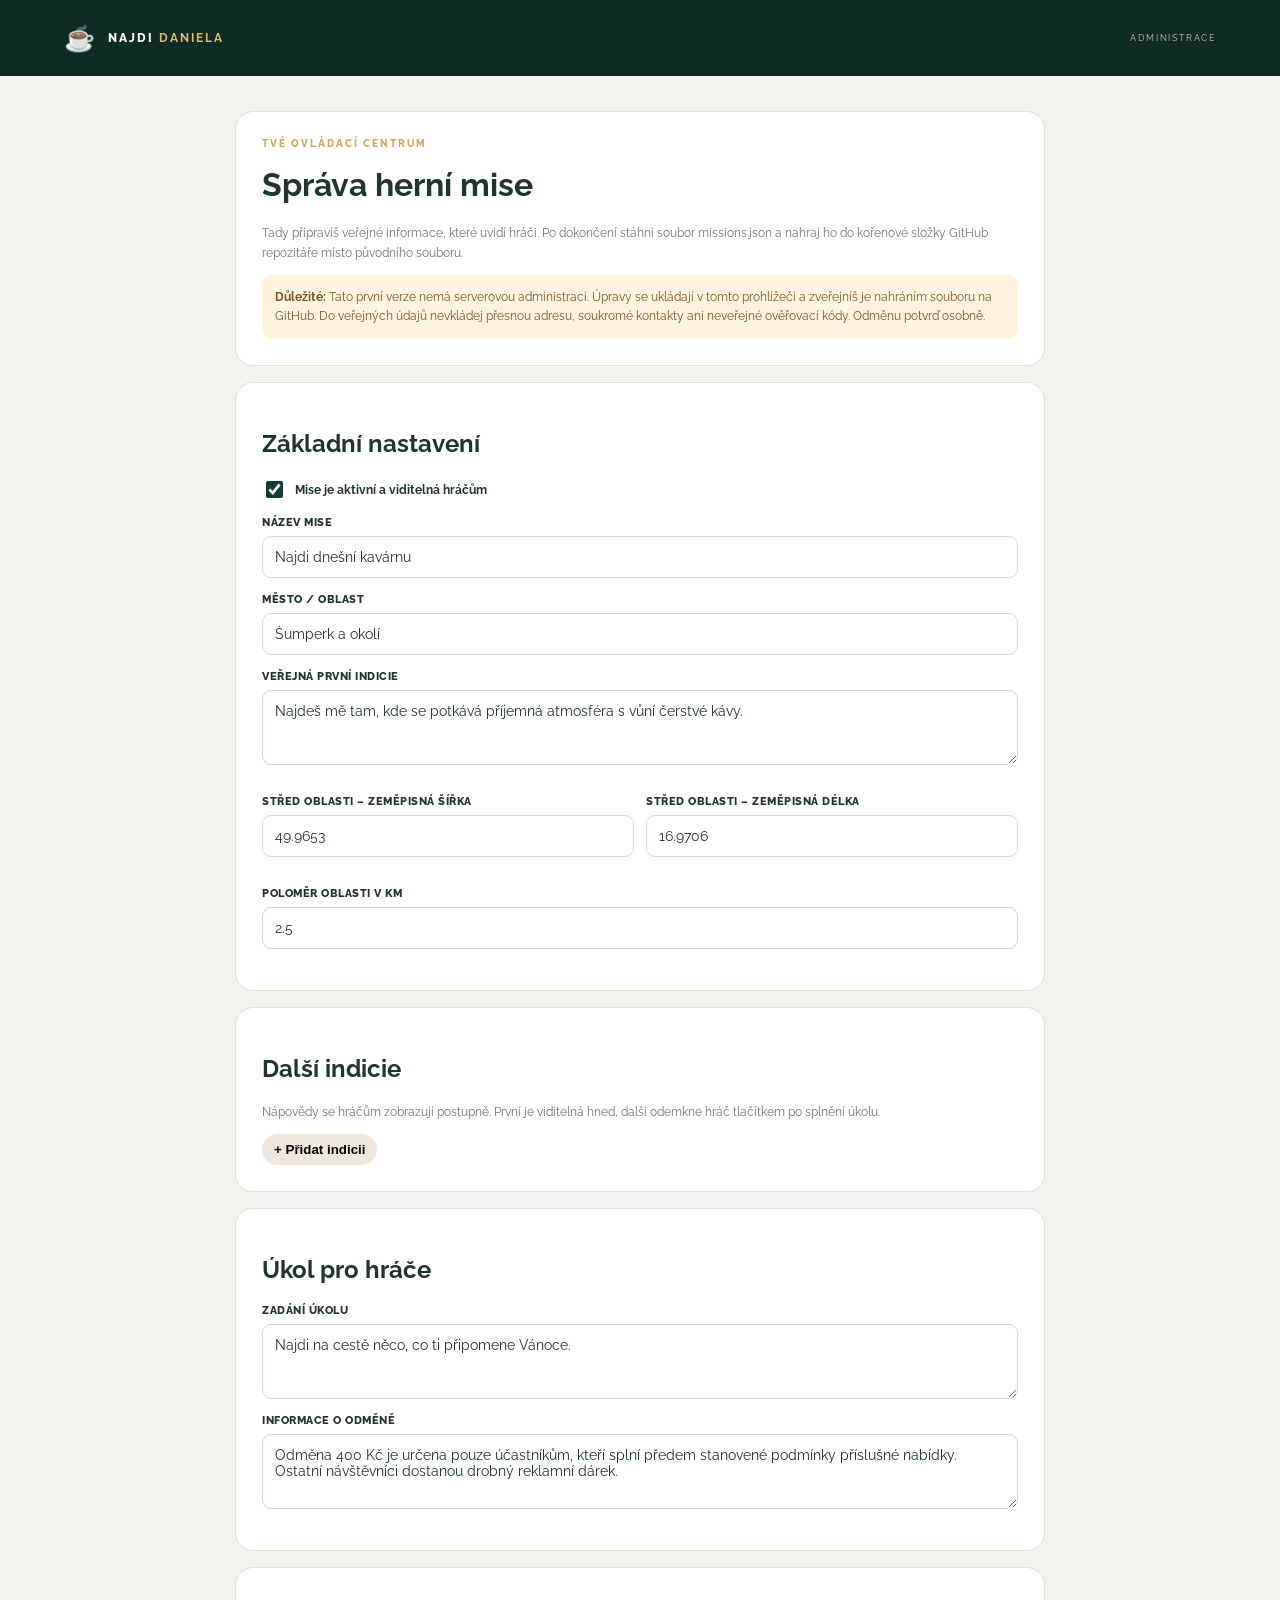
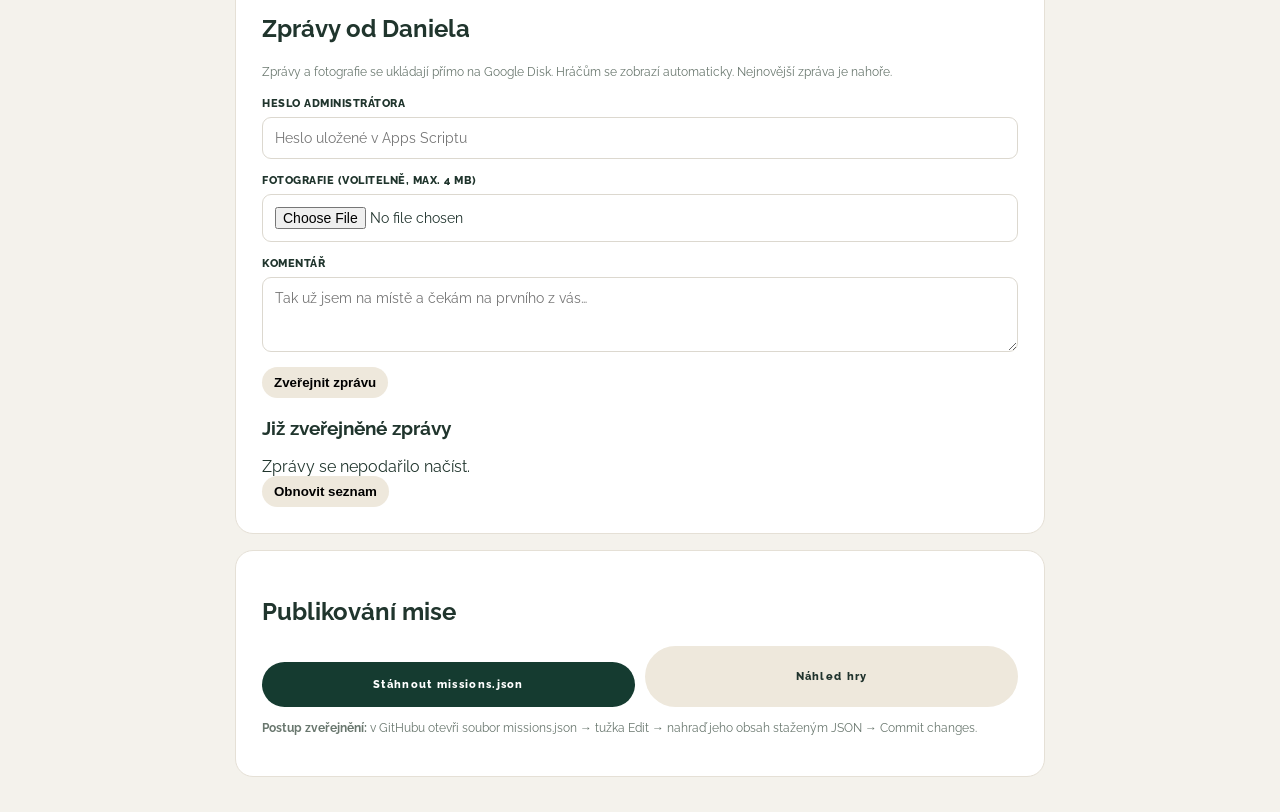
<file: admin.html>
<!doctype html>
<html lang="cs">
<head>
  <meta charset="utf-8"><meta name="viewport" content="width=device-width, initial-scale=1">
  <meta name="theme-color" content="#173d32"><title>Správa hry – Najdi Daniela</title>
  <link rel="stylesheet" href="style.css">
  <style>
    body{background:#f4f2ec}.admin-wrap{max-width:850px;margin:35px auto;padding:0 20px}.admin-card{background:#fff;border:1px solid #e5e0d6;border-radius:18px;padding:26px;margin:16px 0}.admin-card h1{margin-top:0}.field{display:grid;gap:7px;margin:15px 0}.field label{font-size:11px;font-weight:800;letter-spacing:.5px}.field input,.field textarea{width:100%;border:1px solid #dcd8cf;border-radius:9px;padding:12px;font:14px Raleway,Arial,sans-serif;color:#20332d}.field textarea{min-height:75px;resize:vertical}.two{display:grid;grid-template-columns:1fr 1fr;gap:12px}.admin-actions{display:flex;gap:10px;flex-wrap:wrap}.admin-actions button{flex:1;min-width:170px}.hint{font-size:12px;line-height:1.6;color:#69776e}.warning{padding:13px;border-radius:10px;background:#fff4df;color:#765622;font-size:12px;line-height:1.6}.clue-row{border:1px solid #e5e0d6;padding:12px;border-radius:10px;margin:10px 0}.clue-row input{width:100%;padding:9px;margin:5px 0;border:1px solid #ddd;border-radius:7px}.small-btn{border:0;background:#eee8dc;border-radius:20px;padding:8px 12px;font-weight:700;cursor:pointer}.post-row{border:1px solid #e5e0d6;padding:14px;border-radius:12px;margin:12px 0}.post-row input,.post-row textarea{width:100%;padding:10px;margin:6px 0;border:1px solid #ddd;border-radius:8px;font:14px Raleway,Arial,sans-serif}.post-row textarea{min-height:70px}.post-preview{max-width:180px;max-height:120px;object-fit:cover;border-radius:8px;display:block;margin:8px 0}
  </style>
</head>
<body>
<header class="topbar"><a class="brand" href="index.html"><span class="brand-mark">☕</span><span>NAJDI <b>DANIELA</b></span></a><span class="edition">ADMINISTRACE</span></header>
<main class="admin-wrap">
  <div class="admin-card">
    <p class="eyebrow">TVÉ OVLÁDACÍ CENTRUM</p><h1>Správa herní mise</h1>
    <p class="hint">Tady připravíš veřejné informace, které uvidí hráči. Po dokončení stáhni soubor missions.json a nahraj ho do kořenové složky GitHub repozitáře místo původního souboru.</p>
    <div class="warning"><b>Důležité:</b> Tato první verze nemá serverovou administraci. Úpravy se ukládají v tomto prohlížeči a zveřejníš je nahráním souboru na GitHub. Do veřejných údajů nevkládej přesnou adresu, soukromé kontakty ani neveřejné ověřovací kódy. Odměnu potvrď osobně.</div>
  </div>
  <div class="admin-card">
    <h2>Základní nastavení</h2>
    <label class="check-row"><input type="checkbox" id="active" checked><span>Mise je aktivní a viditelná hráčům</span></label>
    <div class="field"><label>NÁZEV MISE</label><input id="title" value="Najdi dnešní kavárnu"></div>
    <div class="field"><label>MĚSTO / OBLAST</label><input id="city" value="Šumperk a okolí"></div>
    <div class="field"><label>VEŘEJNÁ PRVNÍ INDICIE</label><textarea id="publicClue">Najdeš mě tam, kde se potkává příjemná atmosféra s vůní čerstvé kávy.</textarea></div>
    <div class="two">
      <div class="field"><label>STŘED OBLASTI – ZEMĚPISNÁ ŠÍŘKA</label><input id="lat" type="number" step="0.0001" value="49.9653"></div>
      <div class="field"><label>STŘED OBLASTI – ZEMĚPISNÁ DÉLKA</label><input id="lng" type="number" step="0.0001" value="16.9706"></div>
    </div>
    <div class="field"><label>POLOMĚR OBLASTI V KM</label><input id="radius" type="number" min="0.5" max="20" step="0.5" value="2.5"></div>
  </div>
  <div class="admin-card">
    <h2>Další indicie</h2><p class="hint">Nápovědy se hráčům zobrazují postupně. První je viditelná hned, další odemkne hráč tlačítkem po splnění úkolu.</p>
    <div id="clues"></div><button class="small-btn" id="add-clue" type="button">+ Přidat indicii</button>
  </div>
  <div class="admin-card">
    <h2>Úkol pro hráče</h2>
    <div class="field"><label>ZADÁNÍ ÚKOLU</label><textarea id="task">Najdi na cestě něco, co ti připomene Vánoce.</textarea></div>
    <div class="field"><label>INFORMACE O ODMĚNĚ</label><textarea id="reward">Odměna 400 Kč je určena pouze účastníkům, kteří splní předem stanovené podmínky příslušné nabídky. Ostatní návštěvníci dostanou drobný reklamní dárek.</textarea></div>
  </div>
  <div class="admin-card">
    <h2>Zprávy od Daniela</h2>
    <p class="hint">Zprávy a fotografie se ukládají přímo na Google Disk. Hráčům se zobrazí automaticky. Nejnovější zpráva je nahoře.</p>
    <div class="field"><label>HESLO ADMINISTRÁTORA</label><input id="admin-password" type="password" autocomplete="current-password" placeholder="Heslo uložené v Apps Scriptu"></div>
    <div class="field"><label>FOTOGRAFIE (VOLITELNĚ, MAX. 4 MB)</label><input id="admin-photo" type="file" accept="image/*" capture="environment"></div>
    <div class="field"><label>KOMENTÁŘ</label><textarea id="admin-message" placeholder="Tak už jsem na místě a čekám na prvního z vás…"></textarea></div>
    <button class="small-btn" id="publish-message" type="button">Zveřejnit zprávu</button>
    <p id="message-status" class="hint" aria-live="polite"></p>
    <h3>Již zveřejněné zprávy</h3><div id="live-posts"><p class="hint">Načítám zprávy…</p></div><div id="posts" hidden></div>
    <button class="small-btn" id="reload-live" type="button">Obnovit seznam</button>
  </div>
  <div class="admin-card">
    <h2>Publikování mise</h2>
    <div class="admin-actions"><button class="button button-dark" id="download" type="button">Stáhnout missions.json</button><button class="button" style="background:#eee8dc;color:#20332d" id="preview" type="button">Náhled hry</button></div>
    <p id="feedback" class="hint" aria-live="polite"></p>
    <p class="hint"><b>Postup zveřejnění:</b> v GitHubu otevři soubor missions.json → tužka Edit → nahraď jeho obsah staženým JSON → Commit changes.</p>
  </div>
</main>
<script>
const $ = id => document.getElementById(id);
let clueData = [
 {title:"První stopa",text:"Hledej místo, kam se chodí zpomalit a na chvíli vypnout."},
 {title:"Druhá stopa",text:"Rozhlédni se po centru. Možná tě napoví výloha nebo vánoční výzdoba."}
];
let postData = [];
let missionLoaded = false;
function renderClues(){
 $("clues").innerHTML="";
 clueData.forEach((c,i)=>{
  const row=document.createElement("div");row.className="clue-row";
  row.innerHTML=`<b>Indicie ${i+1}</b><input aria-label="Název indicie" value="${escapeHtml(c.title)}" data-title="${i}"><input aria-label="Text indicie" value="${escapeHtml(c.text)}" data-text="${i}"><button class="small-btn" data-remove="${i}" type="button">Odebrat</button>`;
  $("clues").appendChild(row);
 });
 $("clues").querySelectorAll("[data-title]").forEach(el=>el.addEventListener("input",e=>clueData[+e.target.dataset.title].title=e.target.value));
 $("clues").querySelectorAll("[data-text]").forEach(el=>el.addEventListener("input",e=>clueData[+e.target.dataset.text].text=e.target.value));
 $("clues").querySelectorAll("[data-remove]").forEach(el=>el.addEventListener("click",e=>{clueData.splice(+e.target.dataset.remove,1);renderClues()}));
}
function escapeHtml(s){return String(s).replace(/[&<>"']/g,c=>({"&":"&amp;","<":"&lt;",">":"&gt;",'"':"&quot;","'":"&#39;"}[c]));}
$("add-clue").addEventListener("click",()=>{clueData.push({title:"Nová stopa",text:"Doplň text indicie."});renderClues()});
function renderPosts(){
 const wrap=$("posts");wrap.innerHTML="";
 postData.forEach((post,i)=>{
  const row=document.createElement("div");row.className="post-row";
  row.innerHTML=`<b>Zpráva ${i+1} – ${i===0?"nejnovější":"starší"}</b><input type="url" placeholder="Odkaz na fotografii z ImageKitu (volitelné)" aria-label="Odkaz na fotografii" value="${escapeHtml(post.imageUrl||"")}" data-image="${i}"><textarea placeholder="Komentář ke zprávě…" aria-label="Komentář ke zprávě" data-message="${i}">${escapeHtml(post.message||"")}</textarea><button class="small-btn" type="button" data-remove-post="${i}">Odebrat zprávu</button>`;
  wrap.appendChild(row);
 });
 wrap.querySelectorAll("[data-image]").forEach(el=>el.addEventListener("input",e=>postData[+e.target.dataset.image].imageUrl=e.target.value.trim()));
 wrap.querySelectorAll("[data-message]").forEach(el=>el.addEventListener("input",e=>postData[+e.target.dataset.message].message=e.target.value));
 wrap.querySelectorAll("[data-remove-post]").forEach(el=>el.addEventListener("click",e=>{postData.splice(+e.target.dataset.removePost,1);renderPosts()}));
}
$("add-post").addEventListener("click",()=>{postData.unshift({imageUrl:"",message:""});renderPosts()});
function loadMission(data){
 if(!data || typeof data!=="object") return;
 $("active").checked=data.active!==false; $("title").value=data.title||""; $("city").value=data.city||"";
 $("lat").value=data.centerLat??""; $("lng").value=data.centerLng??""; $("radius").value=data.radiusKm??2.5;
 $("publicClue").value=data.publicClue||""; $("task").value=data.task||""; $("reward").value=data.rewardText||"";
 if(Array.isArray(data.clues)) clueData=data.clues.map(c=>({title:c.title||"",text:c.text||""}));
 if(Array.isArray(data.announcements)) postData=data.announcements.map(p=>({imageUrl:p.imageUrl||"",message:p.message||""}));
 renderClues(); renderPosts(); missionLoaded=true;
}
async function loadSavedMission(){
 try { const response=await fetch("missions.json?adminLoad="+Date.now(),{cache:"no-store"}); if(response.ok) loadMission(await response.json()); }
 catch(error){ $("feedback").textContent="Nepodařilo se načíst uloženou misi. Můžeš pokračovat s výchozími údaji."; }
}
function makeData(){return {
 active:$("active").checked,title:$("title").value.trim(),city:$("city").value.trim(),
 centerLat:Number($("lat").value),centerLng:Number($("lng").value),radiusKm:Number($("radius").value),
 publicClue:$("publicClue").value.trim(),clues:clueData,task:$("task").value.trim(),rewardText:$("reward").value.trim(),announcements:postData
};}
$("download").addEventListener("click",()=>{
 const data=makeData();const blob=new Blob([JSON.stringify(data,null,2)],{type:"application/json"});
 const url=URL.createObjectURL(blob);const a=document.createElement("a");a.href=url;a.download="missions.json";a.click();URL.revokeObjectURL(url);
 $("feedback").textContent="Soubor missions.json byl připraven ke stažení. Teď ho nahraj do GitHubu a potvrď změnu.";
});
$("preview").addEventListener("click",()=>window.open("index.html","_blank"));
renderClues();
renderPosts();
loadSavedMission();
</script>

<script>
const MESSAGE_API="https://script.google.com/macros/s/AKfycbys7uP-yDkuPY0k_aGFawtPYuYU1uyb5UimvQs1JxU8Bgk-N7B-u472mU-VF4v2GEhRAQ/exec";
const byId=id=>document.getElementById(id);
function fetchLiveMessages(){return new Promise((resolve,reject)=>{
 const cb="__najdiAdmin"+Math.random().toString(36).slice(2),s=document.createElement("script");let finished=false;
 const cleanup=()=>{if(finished)return;finished=true;clearTimeout(timer);try{delete window[cb]}catch(_){window[cb]=undefined} s.remove()};
 const timer=setTimeout(()=>{cleanup();reject(new Error("Načítání zpráv vypršelo."))},12000);
 window[cb]=data=>{cleanup();resolve(data)};s.onerror=()=>{cleanup();reject(new Error("Zprávy se nepodařilo načíst."))};
 s.src=MESSAGE_API+"?callback="+cb+"&t="+Date.now();document.head.appendChild(s);
});}
async function refreshLiveMessages(){
 const wrap=byId("live-posts");wrap.textContent="Načítám…";
 try{const data=await fetchLiveMessages();if(!data.success)throw new Error(data.error||"Chyba načítání");
  wrap.innerHTML="";const items=data.messages||[];
  if(!items.length){wrap.textContent="Zatím nejsou zveřejněné žádné zprávy.";return;}
  items.forEach(item=>{const row=document.createElement("div");row.className="post-row";
   const stamp=document.createElement("p");stamp.className="hint";stamp.textContent=item.createdAt?new Date(item.createdAt).toLocaleString("cs-CZ"):"Zpráva";row.appendChild(stamp);
   if(item.imageUrl){const img=document.createElement("img");img.src=item.imageUrl;img.alt="Fotografie zprávy";img.className="post-preview";row.appendChild(img)}
   const area=document.createElement("textarea");area.value=item.message||item.text||"";area.setAttribute("aria-label","Text zprávy");row.appendChild(area);
   const save=document.createElement("button");save.className="small-btn";save.type="button";save.textContent="Uložit text";save.addEventListener("click",()=>sendLive({action:"update",id:item.id,message:area.value}));
   const del=document.createElement("button");del.className="small-btn";del.type="button";del.textContent="Smazat";del.addEventListener("click",()=>{if(confirm("Opravdu smazat tuto zprávu?"))sendLive({action:"delete",id:item.id})});
   row.append(save,del);wrap.appendChild(row);
  });
 }catch(err){wrap.textContent=err.message;}
}
async function sendLive(data){
 const password=byId("admin-password").value;
 if(!password){byId("message-status").textContent="Zadej heslo administrátora.";return false;}
 byId("message-status").textContent="Odesílám požadavek…";
 try{
  await fetch(MESSAGE_API,{method:"POST",mode:"no-cors",headers:{"Content-Type":"text/plain;charset=utf-8"},body:JSON.stringify({...data,password})});
  await new Promise(resolve=>setTimeout(resolve,1800));await refreshLiveMessages();
  byId("message-status").textContent="Požadavek byl odeslán. Ověř, že se změna zobrazuje v seznamu.";return true;
 }catch(err){byId("message-status").textContent="Nepodařilo se ověřit změnu: "+err.message;return false;}
}
byId("publish-message").addEventListener("click",async()=>{
 const file=byId("admin-photo").files[0],message=byId("admin-message").value.trim();
 if(!file&&!message){byId("message-status").textContent="Přidej fotografii nebo text.";return;}
 const data={action:"publish",message};
 if(file){if(file.size>4*1024*1024){byId("message-status").textContent="Fotografie musí mít nejvýše 4 MB.";return;}
  try{const url=await new Promise((resolve,reject)=>{const reader=new FileReader();reader.onload=()=>resolve(reader.result);reader.onerror=reject;reader.readAsDataURL(file)});data.imageBase64=String(url).split(",")[1];data.mimeType=file.type||"image/jpeg";}catch(_){byId("message-status").textContent="Fotografii se nepodařilo načíst.";return;}
 }
 const ok=await sendLive(data);if(ok){byId("admin-message").value="";byId("admin-photo").value="";}
});
byId("reload-live").addEventListener("click",refreshLiveMessages);
refreshLiveMessages();
</script>

</body></html>
</file>
<file: style.css>
@import url('https://fonts.googleapis.com/css2?family=Raleway:wght@400;500;600;700;800;900&display=swap');
:root{--green:#153b30;--green-deep:#0e2c24;--green-mid:#285847;--gold:#dfb96f;--gold-light:#f1dba9;--cream:#f7f3e9;--ink:#20352d;--muted:#748078;--line:#e8e2d5}
*{box-sizing:border-box}
html{scroll-behavior:smooth}
body{margin:0;background:#faf9f5;color:var(--ink);font-family:'Raleway',Arial,sans-serif}
.topbar{min-height:76px;padding:12px max(5vw,24px);display:flex;align-items:center;justify-content:space-between;gap:24px;background:var(--green-deep);color:#fff}
.brand{display:flex;align-items:center;gap:11px;color:#fff;text-decoration:none;font-size:12px;letter-spacing:2px;font-weight:800;white-space:nowrap}
.brand b{color:var(--gold)}
.brand-mark{font-size:25px}
.brand-slogan{font-family:Georgia,serif;font-size:17px;color:#f4ead5;font-style:italic;text-align:center}
.brand-slogan em{color:var(--gold-light)}
.edition{font-size:9px;letter-spacing:1.8px;color:#d8c69f;white-space:nowrap}
main{max-width:1180px;margin:auto;padding:0 26px}
.hero{margin:30px 0 24px;background:linear-gradient(118deg,#153b30 0%,#194637 58%,#204e3d 100%);border-radius:27px;min-height:540px;color:#fff;display:grid;grid-template-columns:1fr .92fr;overflow:hidden;position:relative;isolation:isolate;box-shadow:0 18px 50px #183c3017}
.hero:before{content:"";position:absolute;inset:0;background:radial-gradient(ellipse at 82% 48%,#47745744 0,transparent 42%),linear-gradient(90deg,transparent 48%,#0d2c241c 100%);z-index:-1}
.hero-copy{padding:65px 20px 52px 66px;position:relative;z-index:2;max-width:620px}
.eyebrow{font-size:10px;letter-spacing:2px;font-weight:800;color:#d2a65a;margin:0 0 17px}
.hero .eyebrow span{display:inline-block;width:7px;height:7px;background:var(--gold);border-radius:50%;margin:0 8px 1px 0;box-shadow:0 0 0 4px #dfb96f20}
.hero h1{font-size:clamp(64px,7.5vw,100px);line-height:.83;margin:0 0 28px;letter-spacing:-5px;font-weight:800}
.hero h1 em{font-family:'Raleway',Arial,sans-serif;font-style:italic;font-weight:900;color:var(--gold);letter-spacing:-5px}
.hero-lead{max-width:430px;line-height:1.75;color:#e5ece6;font-size:16px;margin:0 0 23px}
.hero-lead strong{color:var(--gold-light);font-weight:800;white-space:nowrap}
.hero-reward{max-width:420px;padding:15px 20px 17px;margin:0 0 22px;border:1px solid #dfb96f88;border-radius:17px;background:linear-gradient(120deg,#0e3027dd,#285440aa);box-shadow:inset 0 1px #ffffff12}
.reward-topline{font-size:9px;letter-spacing:1.6px;color:#e6d2a7;font-weight:800}
.reward-star{color:var(--gold);font-size:14px;margin-right:5px}
.reward-main{display:flex;align-items:baseline;gap:9px;margin:4px 0 0}
.reward-amount{font-size:58px;line-height:1;font-weight:800;letter-spacing:-3px;color:var(--gold)}
.reward-currency{font-size:25px;font-weight:700;color:var(--gold-light)}
.reward-caption{font-size:11px;color:#e5ece6;margin-top:5px}
.button{border:0;border-radius:999px;padding:16px 23px;font-family:inherit;font-size:11px;font-weight:800;letter-spacing:1.3px;text-decoration:none;display:inline-flex;align-items:center;justify-content:center;gap:28px;cursor:pointer;transition:transform .2s,box-shadow .2s}
.button:hover{transform:translateY(-2px);box-shadow:0 8px 20px #071f1844}
.button-gold{background:var(--gold);color:#18382d;min-width:174px}
.button-dark{background:var(--green);color:#fff;width:100%;margin-top:16px}
.button:disabled{opacity:.45;cursor:not-allowed;transform:none}
.hero-footnote{font-size:10px;color:#bdcfc4;margin:13px 0 0;letter-spacing:.2px}
.hero-art{position:relative;min-height:500px;display:flex;align-items:center;justify-content:center;overflow:hidden;background:radial-gradient(circle at 53% 48%,#35664c 0,#234e3c 38%,#173e32 72%)}
.art-orbit{position:absolute;border:1px solid #dfb96f30;border-radius:50%;left:50%;top:46%;transform:translate(-50%,-50%)}
.orbit-one{width:250px;height:250px}
.orbit-two{width:350px;height:350px;border-color:#dfb96f1c}
.orbit-three{width:460px;height:460px;border-color:#dfb96f12}
.coffee-illustration{position:relative;z-index:2;width:min(88%,440px);transform:translate(0,-12px);filter:drop-shadow(0 22px 22px #071d1670)}
.coffee-illustration svg{display:block;width:100%;height:auto;overflow:visible}
.art-star{position:absolute;color:var(--gold);z-index:3}
.star-a{top:18%;right:20%;font-size:27px}
.star-b{top:31%;left:17%;font-size:22px}
.star-c{bottom:25%;left:23%;font-size:50px;color:#f1dba9}
.art-caption{position:absolute;right:8%;bottom:8%;display:flex;align-items:center;gap:10px;color:#f0dfbd;font-family:Georgia,serif;font-size:13px;line-height:1.5;font-style:italic;transform:rotate(-4deg)}
.art-caption>span:first-child{font-size:27px;font-style:normal}
.art-caption em{color:var(--gold-light)}
.art-stamp{position:absolute;left:8%;bottom:12%;width:82px;height:82px;border:1px solid #dfb96f77;border-radius:50%;display:flex;align-items:center;justify-content:center;text-align:center;color:#e9d4a7;font-size:8px;letter-spacing:1.4px;line-height:1.6;transform:rotate(-13deg)}
.intro-grid{display:grid;grid-template-columns:repeat(3,1fr);gap:14px;margin:22px 0 76px}
.intro-card{padding:23px 22px;background:#fff;border:1px solid var(--line);border-radius:17px;display:flex;gap:15px;align-items:flex-start;box-shadow:0 5px 20px #233d3010}
.intro-card .icon{flex:0 0 40px;width:40px;height:40px;display:grid;place-items:center;border-radius:13px;background:#f4eddd;color:#9b773e;font-size:21px}
.intro-card h3{font-size:14px;margin:2px 0 6px}
.intro-card p{font-size:11px;line-height:1.7;color:var(--muted);margin:0}
.game-section{padding:0 0 75px}
.section-heading{text-align:center;margin-bottom:28px}
.section-heading .eyebrow{margin-bottom:10px}
.section-heading h2,.how-section h2,.reward h2{font-family:Georgia,serif;font-size:37px;letter-spacing:-.8px;margin:0 0 8px}
.muted{color:var(--muted)}
.section-heading>p:last-child{font-size:13px}
.mission-layout{display:grid;grid-template-columns:1fr 1fr;gap:18px}
.map-panel,.clue-panel{background:#fff;border:1px solid var(--line);border-radius:18px;padding:22px;box-shadow:0 5px 20px #233d3008}
.panel-head{display:flex;align-items:center;justify-content:space-between;margin-bottom:15px}
.panel-head h3{margin:0;font-size:20px}
.map-pin{font-size:26px;color:var(--gold)}
#map{height:300px;border-radius:12px;background:#e7e9df;z-index:1}
.map-caption{font-size:10px;line-height:1.5;color:var(--muted);margin:10px 0 0}
.clue-top{display:flex;align-items:center;justify-content:space-between}
.pill{border-radius:20px;background:#f3ead8;color:#85652d;padding:7px 11px;font-size:10px;font-weight:800}
.clue-panel h3{font-size:23px;margin:24px 0 10px}
.clue-text{font-family:Georgia,serif;font-size:19px;line-height:1.55;color:#344b40;margin:0 0 16px}
.clue-list{display:grid;gap:9px}
.clue-item{padding:12px 13px;background:#f7f5ef;border-radius:10px;font-size:12px;line-height:1.5}
.clue-item.locked{opacity:.55}
.task-area{margin-top:17px;padding:14px;background:#f5f2e9;border-radius:12px}
.task-area h4{margin:0 0 6px;font-size:13px}
.task-area p{font-size:12px;line-height:1.5}
.check-row{display:flex;align-items:center;gap:9px;font-size:12px;font-weight:700}
.check-row input{accent-color:var(--green);width:17px;height:17px}
.small{font-size:10px;line-height:1.5;text-align:center}
.notice{max-width:650px;margin:auto;text-align:center;padding:50px 25px;background:#fff;border:1px solid var(--line);border-radius:18px}
.notice-icon{font-size:38px;color:#a98246}
.notice h3{font-size:21px}
.notice p{font-size:13px;line-height:1.7;color:var(--muted)}
.hidden{display:none!important}
.updates-section{padding:0 0 65px}.announcement-list{max-width:760px;margin:0 auto;display:grid;gap:14px}.announcement-card{background:#fff;border:1px solid var(--line);border-radius:17px;padding:18px;box-shadow:0 5px 20px #233d3008}.announcement-card img{width:100%;max-height:360px;object-fit:cover;border-radius:11px;display:block;margin-bottom:13px}.announcement-card p{font-size:14px;line-height:1.65;color:#344b40;margin:0;white-space:pre-wrap}.announcement-empty{text-align:center;color:var(--muted);font-size:12px;padding:18px}
.how-section{background:var(--cream);border:1px solid #eee6d6;border-radius:22px;padding:42px 48px;display:grid;grid-template-columns:1fr 1fr;gap:30px;align-items:center;margin-bottom:25px}
.how-section h2{font-size:38px}
.how-section h2 em,.reward h2 em{color:#c49a52}
.steps{list-style:none;margin:0;padding:0;display:grid;gap:18px;counter-reset:step}
.steps li{counter-increment:step;display:grid;grid-template-columns:34px 1fr;column-gap:12px;align-items:start}
.steps li:before{content:counter(step,decimal-leading-zero);grid-row:span 2;color:#a77f3d;font-weight:800;font-size:12px;padding-top:2px}
.steps b{font-size:13px}
.steps span{font-size:11px;color:var(--muted);margin-top:4px;line-height:1.5}
.reward{background:linear-gradient(110deg,#153b30,#214d3b);color:#fff;border-radius:22px;padding:35px 48px;display:flex;align-items:center;gap:30px;margin:25px 0 55px}
.gift{width:66px;height:66px;flex:0 0 66px;border:1px solid #dfb96f66;border-radius:50%;display:grid;place-items:center;color:var(--gold);font-size:31px}
.reward h2{font-size:32px}
.reward h2 em{color:var(--gold)}
.reward p:last-child{max-width:700px;color:#dce5dd;font-size:11px;line-height:1.7;margin-bottom:0}
footer{background:#0e2c24;color:#d8e0d8;padding:24px max(5vw,22px);display:flex;justify-content:center;align-items:center;gap:20px;flex-wrap:wrap;font-size:10px;letter-spacing:1px}
.footer-brand{color:var(--gold);font-weight:800}
.footer-slogan{font-family:Georgia,serif;font-size:13px;letter-spacing:.2px;font-style:italic;color:#f0e4cb}
@media(max-width:800px){
  .topbar{gap:12px;min-height:68px;padding:12px 20px}
  .brand-slogan{font-size:14px}
  .edition{display:none}
  .hero{grid-template-columns:1fr;min-height:0;margin:20px 0 22px}
  .hero-copy{padding:42px 30px 28px}
  .hero h1{font-size:clamp(64px,13vw,88px);letter-spacing:-3px}
  .hero-art{min-height:360px}
  .coffee-illustration{width:min(72%,360px)}
  .orbit-one{width:210px;height:210px}
  .orbit-two{width:300px;height:300px}
  .orbit-three{width:390px;height:390px}
  .art-caption{right:8%;bottom:7%}
  .art-stamp{left:8%;bottom:10%}
  .intro-grid{margin-bottom:55px}
}
@media(max-width:600px){
  main{padding:0 15px}
  .topbar{min-height:62px;padding:10px 15px}
  .brand{font-size:10px;letter-spacing:1.4px;gap:7px}
  .brand-mark{font-size:21px}
  .brand-slogan{font-size:12px;max-width:145px;line-height:1.35}
  .hero{border-radius:20px}
  .hero-copy{padding:34px 23px 25px}
  .hero h1{font-size:65px;line-height:.88;margin-bottom:22px}
  .hero-lead{font-size:14px;line-height:1.7}
  .hero-reward{padding:14px 16px}
  .reward-amount{font-size:52px}
  .hero-art{min-height:290px}
  .coffee-illustration{width:min(78%,310px)}
  .orbit-one{width:170px;height:170px}
  .orbit-two{width:245px;height:245px}
  .orbit-three{width:320px;height:320px}
  .art-caption{font-size:11px;right:5%;bottom:6%}
  .art-caption>span:first-child{font-size:22px}
  .art-stamp{width:66px;height:66px;font-size:7px;left:5%;bottom:9%}
  .intro-grid{grid-template-columns:1fr;gap:9px;margin-bottom:55px}
  .intro-card{padding:16px}
  .mission-layout{grid-template-columns:1fr}
  .how-section{grid-template-columns:1fr;padding:30px 25px;gap:20px}
  .how-section h2{font-size:32px}
  .reward{padding:27px 24px;gap:16px}
  .gift{width:48px;height:48px;flex-basis:48px;font-size:24px}
  .reward h2{font-size:25px}
  footer{gap:7px;flex-direction:column;text-align:center}
}

/* Zvýraznění částky v úvodní větě; bez samostatného boxu s odměnou */
.hero-lead .hero-amount-inline{
  color:var(--gold-light);
  font-size:1.12em;
  font-weight:900;
  white-space:nowrap;
}
</file>
